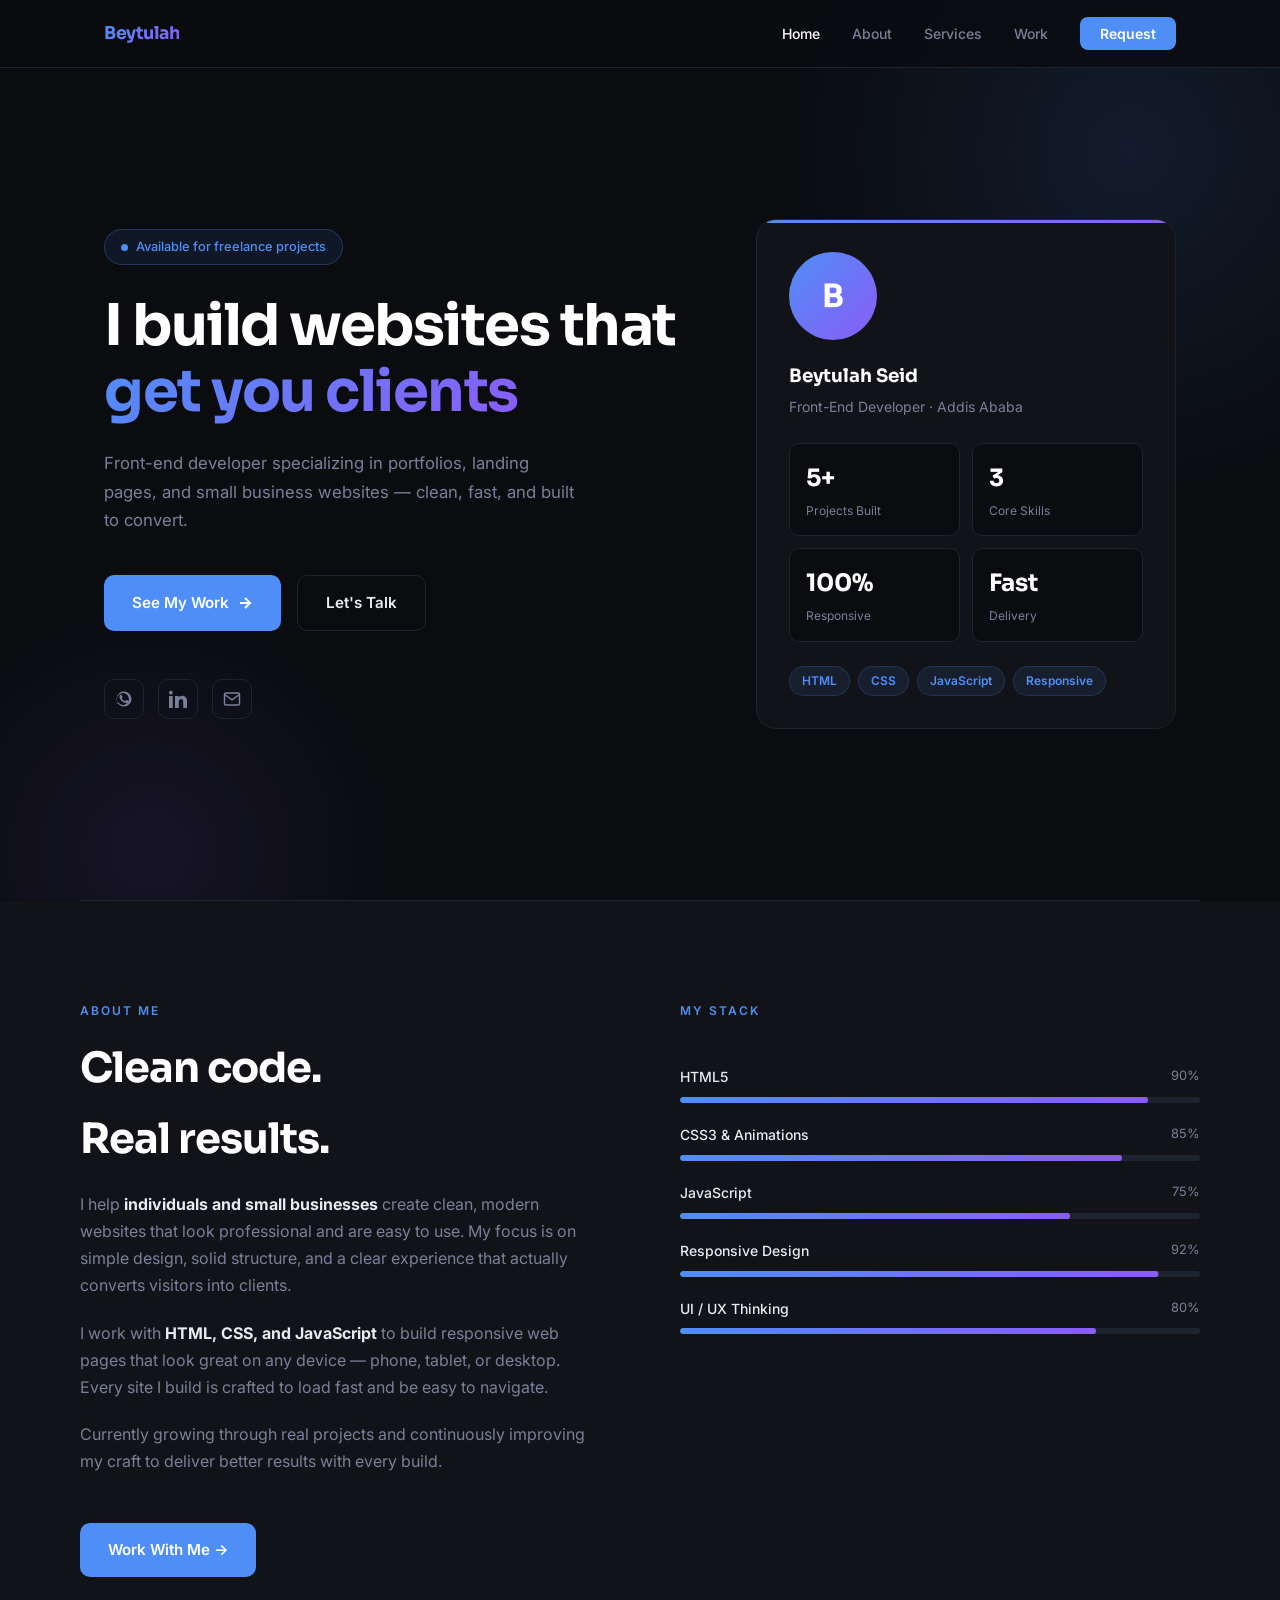
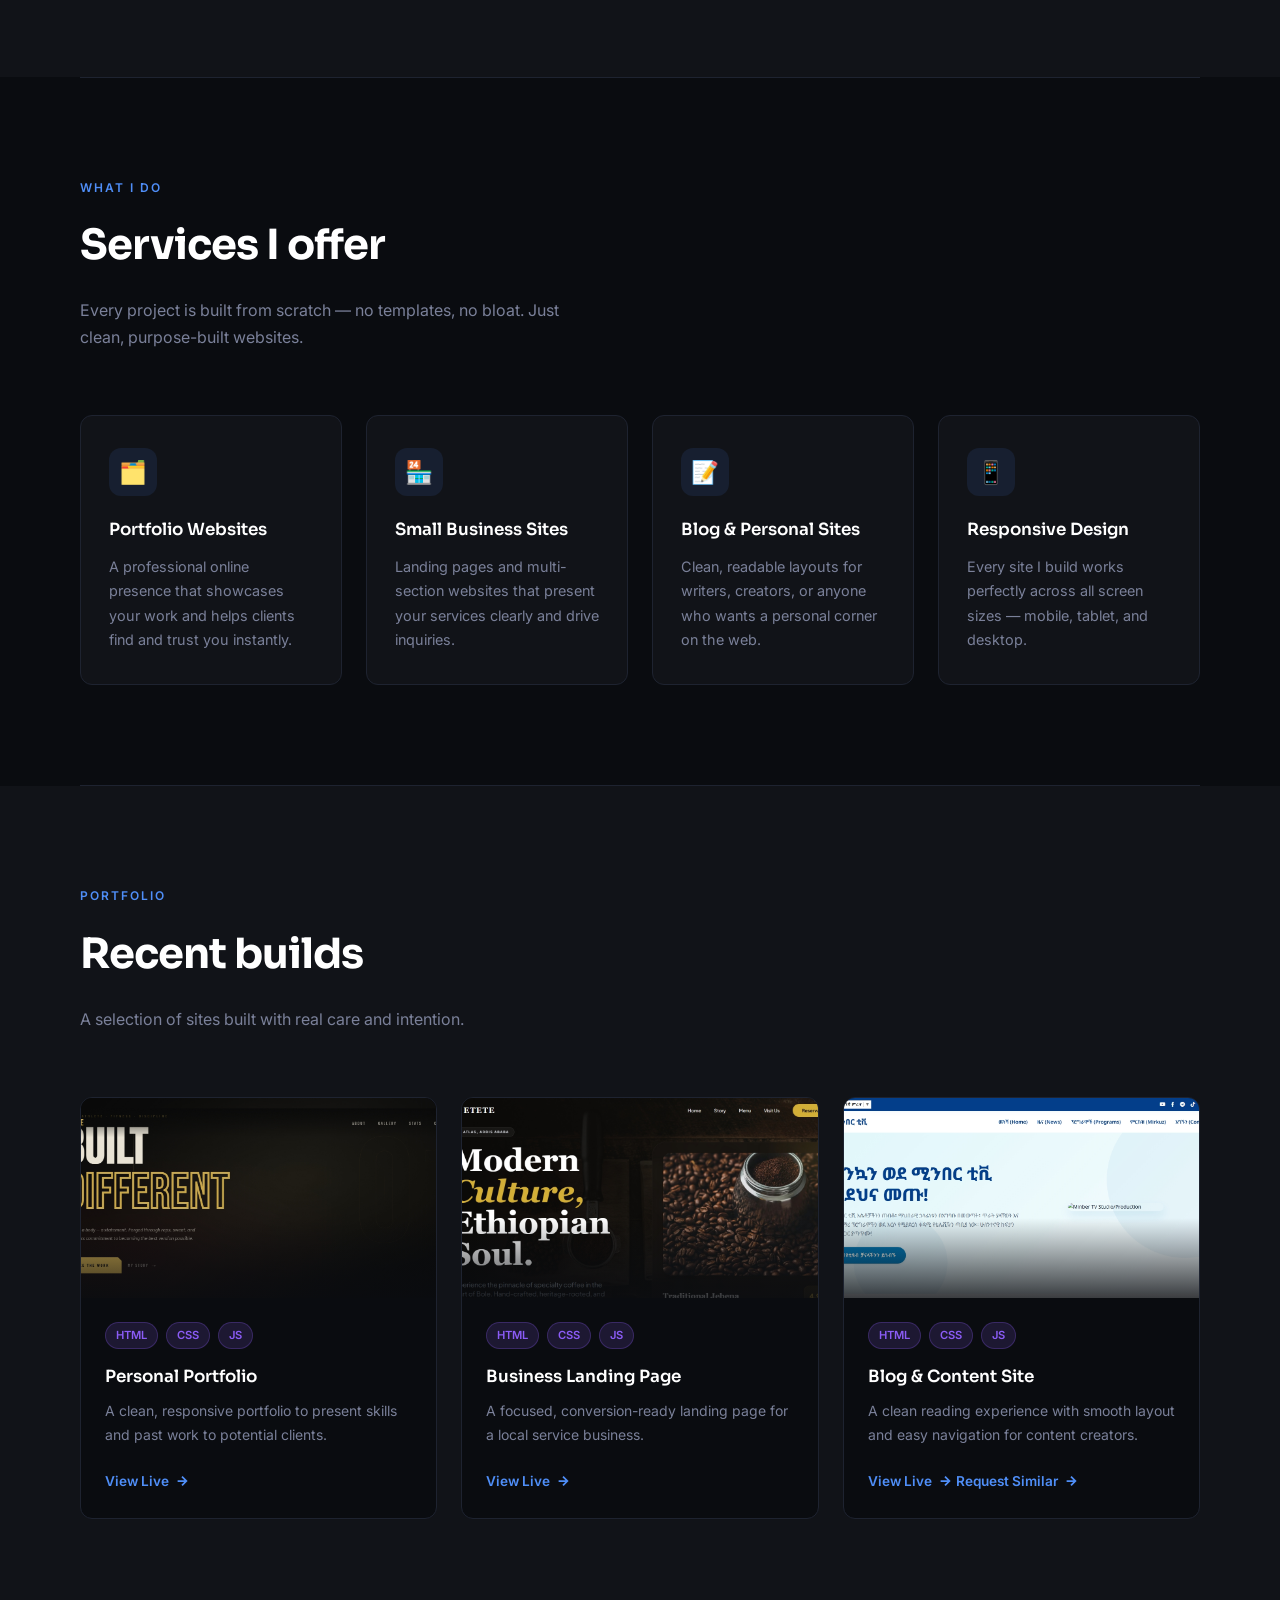
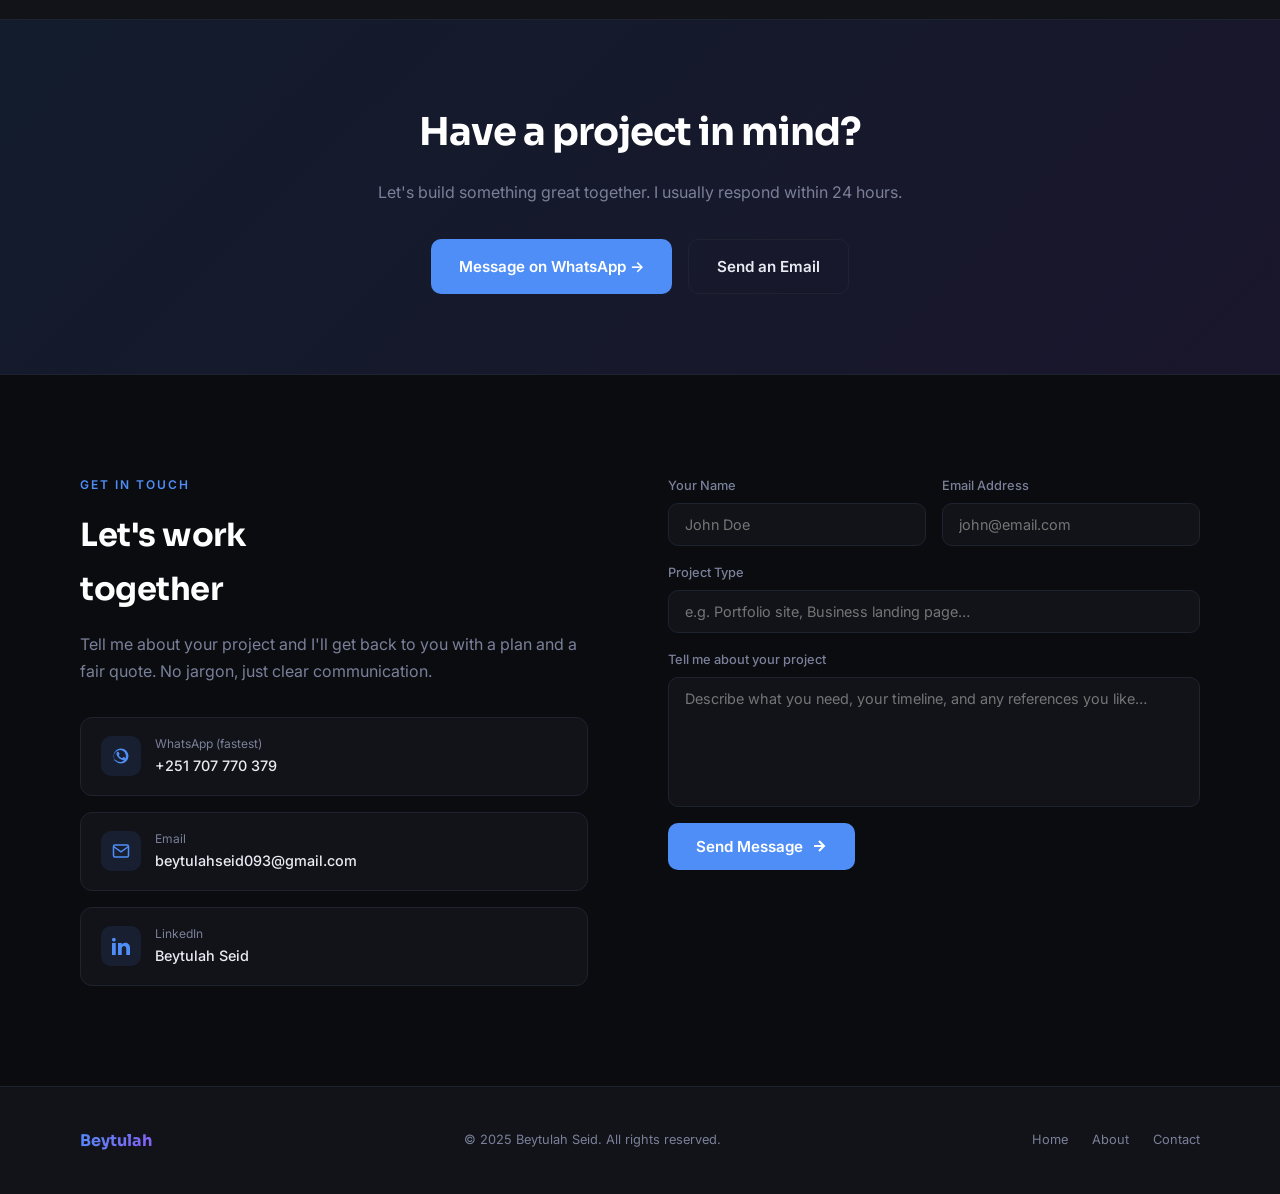
<file: index.html>
<!DOCTYPE html>
<html lang="en">
<head>
  <meta charset="UTF-8" />
  <meta name="viewport" content="width=device-width, initial-scale=1.0" />
  <title>Beytulah Seid — Front-End Developer</title>
  <link rel="preconnect" href="https://fonts.googleapis.com" />
  <link rel="preconnect" href="https://fonts.gstatic.com" crossorigin />
  <link href="https://fonts.googleapis.com/css2?family=Sora:wght@300;400;600;700&family=Inter:wght@300;400;500&display=swap" rel="stylesheet" />
  <link rel="stylesheet" href="css/styles.css" />
  <style>
    .proj-thumb img {
       width: 100%;
       height: 100%;
       object-fit: cover;
    }
  </style>
</head>
<body>

<!-- NAV -->
<nav>
  <div class="nav-inner">
    <a href="#home" class="logo">Beytulah</a>
    <ul class="nav-links">
      <li><a href="#home">Home</a></li>
      <li><a href="#about">About</a></li>
      <li><a href="#services">Services</a></li>
      <li><a href="#projects">Work</a></li>
      <li><a href="#contact" class="nav-cta">Request</a></li>
    </ul>
    <button class="burger" id="burger" aria-label="Menu">
      <span></span><span></span><span></span>
    </button>
  </div>
</nav>
<div class="mobile-menu" id="mobileMenu">
  <a href="#home" onclick="closeMobile()">Home</a>
  <a href="#about" onclick="closeMobile()">About</a>
  <a href="#services" onclick="closeMobile()">Services</a>
  <a href="#projects" onclick="closeMobile()">Work</a>
  <a href="#contact" onclick="closeMobile()">Request</a>
</div>

<!-- HERO -->
<section id="home" class="hero">
  <div class="hero-glow"></div>
  <div class="hero-glow2"></div>
  <div class="hero-inner">
    <div class="hero-content reveal">
      <div class="hero-tag">Available for freelance projects</div>
      <h1>I build websites that<br/><span>get you clients</span></h1>
      <p class="hero-sub">Front-end developer specializing in portfolios, landing pages, and small business websites — clean, fast, and built to convert.</p>
      <div class="hero-actions">
        <a href="#projects" class="btn-primary">
          See My Work
          <svg viewBox="0 0 16 16" fill="none" stroke="currentColor" stroke-width="2" width="16" height="16"><path d="M3 8h10M8 3l5 5-5 5"/></svg>
        </a>
        <a href="#contact" class="btn-secondary">Let's Talk</a>
      </div>
      <div class="hero-socials">
        <!-- WhatsApp -->
        <a href="https://wa.me/251707770379" class="social-link" target="_blank" rel="noopener" aria-label="WhatsApp">
          <svg viewBox="0 0 24 24" fill="currentColor"><path d="M17.472 14.382c-.297-.149-1.758-.867-2.03-.967-.273-.099-.471-.148-.67.15-.197.297-.767.966-.94 1.164-.173.199-.347.223-.644.075-.297-.15-1.255-.463-2.39-1.475-.883-.788-1.48-1.761-1.653-2.059-.173-.297-.018-.458.13-.606.134-.133.298-.347.446-.52.149-.174.198-.298.298-.497.099-.198.05-.371-.025-.52-.075-.149-.669-1.612-.916-2.207-.242-.579-.487-.5-.669-.51-.173-.008-.371-.01-.57-.01-.198 0-.52.074-.792.372-.272.297-1.04 1.016-1.04 2.479 0 1.462 1.065 2.875 1.213 3.074.149.198 2.096 3.2 5.077 4.487.709.306 1.262.489 1.694.625.712.227 1.36.195 1.871.118.571-.085 1.758-.719 2.006-1.413.248-.694.248-1.289.173-1.413-.074-.124-.272-.198-.57-.347z"/><path d="M12 2a10 10 0 1 0 0 20A10 10 0 0 0 12 2zm.003 18.007A7.998 7.998 0 0 1 4.93 16.93L2 18l1.08-2.932a8 8 0 1 1 8.923 4.94z"/></svg>
        </a>
        <!-- LinkedIn -->
        <a href="https://www.linkedin.com/in/beytulah-seid-97ba6b400" class="social-link" target="_blank" rel="noopener" aria-label="LinkedIn">
          <svg viewBox="0 0 24 24" fill="currentColor"><path d="M4.98 3.5C4.98 4.88 3.87 6 2.5 6S.02 4.88.02 3.5C.02 2.11 1.13 1 2.5 1s2.48 1.11 2.48 2.5zM5 8H0v16h5V8zm7.98 0H8.02v16h4.96v-8.4c0-4.67 6.02-5.05 6.02 0V24H24V14.38C24 5.87 14.1 6.19 13 10.56L12.98 8z"/></svg>
        </a>
        <!-- Email -->
        <a href="mailto:beytulahseid093@gmail.com" class="social-link" aria-label="Email">
          <svg viewBox="0 0 24 24" fill="none" stroke="currentColor" stroke-width="2"><path d="M4 4h16c1.1 0 2 .9 2 2v12c0 1.1-.9 2-2 2H4c-1.1 0-2-.9-2-2V6c0-1.1.9-2 2-2z"/><polyline points="22,6 12,13 2,6"/></svg>
        </a>
      </div>
    </div>

    <!-- CARD -->
    <div class="hero-card reveal" style="transition-delay:0.18s">
      <div class="avatar-wrap">B</div>
      <h3>Beytulah Seid</h3>
      <p>Front-End Developer · Addis Ababa</p>
      <div class="stat-grid">
        <div class="stat-box">
          <div class="stat-num">5+</div>
          <div class="stat-label">Projects Built</div>
        </div>
        <div class="stat-box">
          <div class="stat-num">3</div>
          <div class="stat-label">Core Skills</div>
        </div>
        <div class="stat-box">
          <div class="stat-num">100%</div>
          <div class="stat-label">Responsive</div>
        </div>
        <div class="stat-box">
          <div class="stat-num">Fast</div>
          <div class="stat-label">Delivery</div>
        </div>
      </div>
      <div class="skill-pills">
        <span class="pill">HTML</span>
        <span class="pill">CSS</span>
        <span class="pill">JavaScript</span>
        <span class="pill">Responsive</span>
      </div>
    </div>
  </div>
</section>

<div class="divider"></div>

<!-- ABOUT -->
<section id="about">
  <div class="container">
    <div class="about-grid">
      <div class="about-text reveal">
        <div class="section-label">About Me</div>
        <h2 class="section-title">Clean code.<br/>Real results.</h2>
        <p>I help <strong>individuals and small businesses</strong> create clean, modern websites that look professional and are easy to use. My focus is on simple design, solid structure, and a clear experience that actually converts visitors into clients.</p>
        <p>I work with <strong>HTML, CSS, and JavaScript</strong> to build responsive web pages that look great on any device — phone, tablet, or desktop. Every site I build is crafted to load fast and be easy to navigate.</p>
        <p>Currently growing through real projects and continuously improving my craft to deliver better results with every build.</p>
        <br/>
        <a href="#contact" class="btn-primary" style="width:fit-content">Work With Me →</a>
      </div>
      <div class="skills-list reveal" style="transition-delay:0.15s">
        <div class="section-label" style="margin-bottom:24px">My Stack</div>
        <div class="skill-item">
          <div class="skill-top"><span class="skill-name">HTML5</span><span class="skill-pct">90%</span></div>
          <div class="skill-bar"><div class="skill-fill" data-pct="0.90"></div></div>
        </div>
        <div class="skill-item">
          <div class="skill-top"><span class="skill-name">CSS3 & Animations</span><span class="skill-pct">85%</span></div>
          <div class="skill-bar"><div class="skill-fill" data-pct="0.85"></div></div>
        </div>
        <div class="skill-item">
          <div class="skill-top"><span class="skill-name">JavaScript</span><span class="skill-pct">75%</span></div>
          <div class="skill-bar"><div class="skill-fill" data-pct="0.75"></div></div>
        </div>
        <div class="skill-item">
          <div class="skill-top"><span class="skill-name">Responsive Design</span><span class="skill-pct">92%</span></div>
          <div class="skill-bar"><div class="skill-fill" data-pct="0.92"></div></div>
        </div>
        <div class="skill-item">
          <div class="skill-top"><span class="skill-name">UI / UX Thinking</span><span class="skill-pct">80%</span></div>
          <div class="skill-bar"><div class="skill-fill" data-pct="0.80"></div></div>
        </div>
      </div>
    </div>
  </div>
</section>

<div class="divider"></div>

<!-- SERVICES -->
<section id="services">
  <div class="container">
    <div class="section-head reveal">
      <div class="section-label">What I Do</div>
      <h2 class="section-title">Services I offer</h2>
      <p class="section-sub">Every project is built from scratch — no templates, no bloat. Just clean, purpose-built websites.</p>
    </div>
    <div class="services-grid">
      <div class="service-card reveal">
        <div class="service-icon">🗂️</div>
        <h3>Portfolio Websites</h3>
        <p>A professional online presence that showcases your work and helps clients find and trust you instantly.</p>
      </div>
      <div class="service-card reveal" style="transition-delay:0.1s">
        <div class="service-icon">🏪</div>
        <h3>Small Business Sites</h3>
        <p>Landing pages and multi-section websites that present your services clearly and drive inquiries.</p>
      </div>
      <div class="service-card reveal" style="transition-delay:0.2s">
        <div class="service-icon">📝</div>
        <h3>Blog & Personal Sites</h3>
        <p>Clean, readable layouts for writers, creators, or anyone who wants a personal corner on the web.</p>
      </div>
      <div class="service-card reveal" style="transition-delay:0.3s">
        <div class="service-icon">📱</div>
        <h3>Responsive Design</h3>
        <p>Every site I build works perfectly across all screen sizes — mobile, tablet, and desktop.</p>
      </div>
    </div>
  </div>
</section>

<div class="divider"></div>

<!-- PROJECTS -->
<section id="projects">
  <div class="container">
    <div class="section-head reveal">
      <div class="section-label">Portfolio</div>
      <h2 class="section-title">Recent builds</h2>
      <p class="section-sub">A selection of sites built with real care and intention.</p>
    </div>
    <div class="projects-grid">
      <div class="proj-card reveal">
        <div class="proj-thumb" style="background:linear-gradient(135deg,#1a1f2e,#0f1520);">
          <img src="image/gym.jpeg" alt="Project thumbnail" />
        </div>
        <div class="proj-body">
          <div class="proj-tags"><span class="proj-tag">HTML</span><span class="proj-tag">CSS</span><span class="proj-tag">JS</span></div>
          <h3>Personal Portfolio</h3>
          <p>A clean, responsive portfolio to present skills and past work to potential clients.</p>
          <a href="gym.html" target="_blank" class="proj-link">
            View Live
            <svg viewBox="0 0 16 16" fill="none" stroke="currentColor" stroke-width="2"><path d="M3 8h10M8 3l5 5-5 5"/></svg>
          </a>
        </div>
      </div>
      <div class="proj-card reveal" style="transition-delay:0.1s">
        <div class="proj-thumb" style="background:linear-gradient(135deg,#161b2a,#0d1220);">
          <img src="image/coffee.jpeg" alt="Project thumbnail" />
        </div>
        <div class="proj-body">
          <div class="proj-tags"><span class="proj-tag">HTML</span><span class="proj-tag">CSS</span><span class="proj-tag">JS</span></div>
          <h3>Business Landing Page</h3>
          <p>A focused, conversion-ready landing page for a local service business.</p>
          <a href="Coffeecafe.html" class="proj-link">
            View Live
            <svg viewBox="0 0 16 16" fill="none" stroke="currentColor" stroke-width="2"><path d="M3 8h10M8 3l5 5-5 5"/></svg>
          </a>
        </div>
      </div>
      <div class="proj-card reveal" style="transition-delay:0.2s">
        <div class="proj-thumb" style="background:linear-gradient(135deg,#140d25,#0a0c10);">
          <img src="image/minber.jpeg" alt="Project thumbnail" />
        </div>
        <div class="proj-body">
          <div class="proj-tags"><span class="proj-tag">HTML</span><span class="proj-tag">CSS</span><span class="proj-tag">JS</span></div>
          <h3>Blog & Content Site</h3>
          <p>A clean reading experience with smooth layout and easy navigation for content creators.</p>
          <a href="minbertv.html" class="proj-link">
            View Live
            <svg viewBox="0 0 16 16" fill="none" stroke="currentColor" stroke-width="2"><path d="M3 8h10M8 3l5 5-5 5"/></svg>
          </a>
          <a href="#contact" class="proj-link">
            Request Similar
            <svg viewBox="0 0 16 16" fill="none" stroke="currentColor" stroke-width="2"><path d="M3 8h10M8 3l5 5-5 5"/></svg>
          </a>
        </div>
      </div>
    </div>
  </div>
</section>

<!-- CTA BAND -->
<div class="cta-band">
  <div class="container reveal" style="text-align:center">
    <h2>Have a project in mind?</h2>
    <p>Let's build something great together. I usually respond within 24 hours.</p>
    <div class="cta-actions">
      <a href="https://wa.me/251707770379" target="_blank" class="btn-primary">Message on WhatsApp →</a>
      <a href="mailto:beytulahseid093@gmail.com" class="btn-secondary">Send an Email</a>
    </div>
  </div>
</div>

<!-- CONTACT -->
<section id="contact">
  <div class="container">
    <div class="contact-grid">
      <div class="contact-info reveal">
        <div class="section-label">Get In Touch</div>
        <h2>Let's work<br/>together</h2>
        <p>Tell me about your project and I'll get back to you with a plan and a fair quote. No jargon, just clear communication.</p>
        <div class="contact-methods">
          <a href="https://wa.me/251707770379" target="_blank" class="contact-method">
            <div class="method-icon">
              <svg viewBox="0 0 24 24" fill="currentColor" width="18" height="18"><path d="M17.472 14.382c-.297-.149-1.758-.867-2.03-.967-.273-.099-.471-.148-.67.15-.197.297-.767.966-.94 1.164-.173.199-.347.223-.644.075-.297-.15-1.255-.463-2.39-1.475-.883-.788-1.48-1.761-1.653-2.059-.173-.297-.018-.458.13-.606.134-.133.298-.347.446-.52.149-.174.198-.298.298-.497.099-.198.05-.371-.025-.52-.075-.149-.669-1.612-.916-2.207-.242-.579-.487-.5-.669-.51-.173-.008-.371-.01-.57-.01-.198 0-.52.074-.792.372-.272.297-1.04 1.016-1.04 2.479 0 1.462 1.065 2.875 1.213 3.074.149.198 2.096 3.2 5.077 4.487.709.306 1.262.489 1.694.625.712.227 1.36.195 1.871.118.571-.085 1.758-.719 2.006-1.413.248-.694.248-1.289.173-1.413-.074-.124-.272-.198-.57-.347z"/><path d="M12 2a10 10 0 1 0 0 20A10 10 0 0 0 12 2zm.003 18.007A7.998 7.998 0 0 1 4.93 16.93L2 18l1.08-2.932a8 8 0 1 1 8.923 4.94z"/></svg>
            </div>
            <div>
              <div class="method-label">WhatsApp (fastest)</div>
              <div class="method-val">+251 707 770 379</div>
            </div>
          </a>
          <a href="mailto:beytulahseid093@gmail.com" class="contact-method">
            <div class="method-icon">
              <svg viewBox="0 0 24 24" fill="none" stroke="currentColor" stroke-width="2" width="18" height="18"><path d="M4 4h16c1.1 0 2 .9 2 2v12c0 1.1-.9 2-2 2H4c-1.1 0-2-.9-2-2V6c0-1.1.9-2 2-2z"/><polyline points="22,6 12,13 2,6"/></svg>
            </div>
            <div>
              <div class="method-label">Email</div>
              <div class="method-val">beytulahseid093@gmail.com</div>
            </div>
          </a>
          <a href="https://www.linkedin.com/in/beytulah-seid-97ba6b400" target="_blank" class="contact-method">
            <div class="method-icon">
              <svg viewBox="0 0 24 24" fill="currentColor" width="18" height="18"><path d="M4.98 3.5C4.98 4.88 3.87 6 2.5 6S.02 4.88.02 3.5C.02 2.11 1.13 1 2.5 1s2.48 1.11 2.48 2.5zM5 8H0v16h5V8zm7.98 0H8.02v16h4.96v-8.4c0-4.67 6.02-5.05 6.02 0V24H24V14.38C24 5.87 14.1 6.19 13 10.56L12.98 8z"/></svg>
            </div>
            <div>
              <div class="method-label">LinkedIn</div>
              <div class="method-val">Beytulah Seid</div>
            </div>
          </a>
        </div>
      </div>

      <div class="reveal" style="transition-delay:0.15s">
        <div class="contact-form" id="contactForm">
          <div class="form-row">
            <div class="field" action="https://formspree.io/f/xwvjzwaq" method="POST" />
              <label for="fname">Your Name</label>
              <input type="text" id="fname" placeholder="John Doe" />
            </div>
            <div class="field">
              <label for="femail">Email Address</label>
              <input type="email" id="femail" placeholder="john@email.com" />
            </div>
          </div>
          <div class="field">
            <label for="fsubject">Project Type</label>
            <input type="text" id="fsubject" placeholder="e.g. Portfolio site, Business landing page…" />
          </div>
          <div class="field">
            <label for="fmsg">Tell me about your project</label>
            <textarea id="fmsg" placeholder="Describe what you need, your timeline, and any references you like…"></textarea>
          </div>
          <div class="form-success" id="formSuccess">✓ Message sent! I'll get back to you within 24 hours.</div>
          <button class="form-submit" onclick="handleSubmit()">
            Send Message
            <svg viewBox="0 0 16 16" fill="none" stroke="currentColor" stroke-width="2" width="16" height="16"><path d="M3 8h10M8 3l5 5-5 5"/></svg>
          </button>
        </div>
      </div>
    </div>
  </div>
</section>

<!-- FOOTER -->
<footer>
  <div class="footer-inner">
    <span class="footer-logo">Beytulah</span>
    <span class="footer-copy">© 2025 Beytulah Seid. All rights reserved.</span>
    <div class="footer-links">
      <a href="#home">Home</a>
      <a href="#about">About</a>
      <a href="#contact">Contact</a>
    </div>
  </div>
</footer>
<script src="script/index.js"></script>
</body>
</html>
</file>
<file: css/styles.css>
/* ── TOKENS ──────────────────────────────────────────── */
    :root {
      --bg:        #0A0C10;
      --surface:   #111318;
      --border:    #1E2330;
      --accent:    #4F8EF7;
      --accent2:   #8B5CF6;
      --text:      #E8EBF2;
      --muted:     #7A8099;
      --white:     #FFFFFF;
      --radius:    12px;
      --max:       1120px;
      --nav-h:     68px;
      --glow: 0 0 40px rgba(79,142,247,0.18);
    }

    /* ── RESET ───────────────────────────────────────────── */
    *, *::before, *::after { box-sizing: border-box; margin: 0; padding: 0; }
    html { scroll-behavior: smooth; }
    body {
      background: var(--bg);
      color: var(--text);
      font-family: 'Inter', sans-serif;
      font-size: 16px;
      line-height: 1.7;
      -webkit-font-smoothing: antialiased;
    }
    img { display: block; max-width: 100%; }
    a { color: inherit; text-decoration: none; }
    ul { list-style: none; }

    /* ── NAV ─────────────────────────────────────────────── */
    nav {
      position: fixed; top: 0; left: 0; right: 0; z-index: 100;
      height: var(--nav-h);
      background: rgba(10,12,16,0.82);
      backdrop-filter: blur(16px);
      border-bottom: 1px solid var(--border);
      display: flex; align-items: center;
    }
    .nav-inner {
      width: 100%; max-width: var(--max);
      margin: 0 auto; padding: 0 24px;
      display: flex; align-items: center; justify-content: space-between;
    }
    .logo {
      font-family: 'Sora', sans-serif;
      font-weight: 700; font-size: 1.1rem; letter-spacing: -0.5px;
      background: linear-gradient(135deg, var(--accent), var(--accent2));
      -webkit-background-clip: text; -webkit-text-fill-color: transparent;
    }
    .nav-links { display: flex; gap: 32px; align-items: center; }
    .nav-links a {
      font-size: 0.875rem; font-weight: 500; color: var(--muted);
      transition: color 0.2s;
    }
    .nav-links a:hover { color: var(--white); }
    .nav-cta {
      background: var(--accent);
      color: var(--white) !important;
      padding: 8px 20px;
      border-radius: 8px;
      font-weight: 600 !important;
      transition: opacity 0.2s !important;
    }
    .nav-cta:hover { opacity: 0.88; }
    .burger {
      display: none; flex-direction: column; gap: 5px; cursor: pointer;
      background: none; border: none; padding: 4px;
    }
    .burger span {
      width: 24px; height: 2px; background: var(--text);
      border-radius: 2px; transition: 0.3s;
    }

    /* ── HERO ────────────────────────────────────────────── */
    .hero {
      min-height: 100vh;
      display: flex; align-items: center;
      padding: calc(var(--nav-h) + 60px) 24px 80px;
      position: relative; overflow: hidden;
    }
    .hero-glow {
      position: absolute; top: -200px; right: -200px;
      width: 700px; height: 700px; border-radius: 50%;
      background: radial-gradient(circle, rgba(79,142,247,0.12) 0%, transparent 70%);
      pointer-events: none;
    }
    .hero-glow2 {
      position: absolute; bottom: -200px; left: -100px;
      width: 500px; height: 500px; border-radius: 50%;
      background: radial-gradient(circle, rgba(139,92,246,0.10) 0%, transparent 70%);
      pointer-events: none;
    }
    .hero-inner {
      max-width: var(--max); margin: 0 auto;
      display: grid; grid-template-columns: 1fr 420px; gap: 80px; align-items: center;
      position: relative; z-index: 1;
    }
    .hero-tag {
      display: inline-flex; align-items: center; gap: 8px;
      background: rgba(79,142,247,0.1);
      border: 1px solid rgba(79,142,247,0.25);
      border-radius: 100px;
      padding: 6px 16px;
      font-size: 0.8rem; font-weight: 500; color: var(--accent);
      margin-bottom: 28px;
    }
    .hero-tag::before {
      content: ''; width: 7px; height: 7px; border-radius: 50%;
      background: var(--accent); animation: pulse 2s infinite;
    }
    @keyframes pulse {
      0%, 100% { opacity: 1; transform: scale(1); }
      50%       { opacity: 0.5; transform: scale(1.4); }
    }
    .hero h1 {
      font-family: 'Sora', sans-serif;
      font-size: clamp(2.2rem, 5vw, 3.6rem);
      font-weight: 700; line-height: 1.15; letter-spacing: -1.5px;
      color: var(--white); margin-bottom: 24px;
    }
    .hero h1 span {
      background: linear-gradient(135deg, var(--accent) 0%, var(--accent2) 100%);
      -webkit-background-clip: text; -webkit-text-fill-color: transparent;
    }
    .hero-sub {
      font-size: 1.05rem; color: var(--muted); max-width: 480px; margin-bottom: 40px;
    }
    .hero-actions { display: flex; gap: 16px; flex-wrap: wrap; margin-bottom: 48px; }
    .btn-primary {
      background: var(--accent);
      color: var(--white);
      padding: 14px 28px; border-radius: 10px;
      font-weight: 600; font-size: 0.95rem;
      transition: transform 0.18s, box-shadow 0.18s;
      display: inline-flex; align-items: center; gap: 8px;
    }
    .btn-primary:hover { transform: translateY(-2px); box-shadow: 0 8px 24px rgba(79,142,247,0.35); }
    .btn-secondary {
      background: transparent;
      color: var(--text);
      padding: 14px 28px; border-radius: 10px;
      font-weight: 600; font-size: 0.95rem;
      border: 1px solid var(--border);
      transition: border-color 0.2s, color 0.2s;
      display: inline-flex; align-items: center; gap: 8px;
    }
    .btn-secondary:hover { border-color: var(--accent); color: var(--accent); }
    .hero-socials { display: flex; gap: 14px; }
    .social-link {
      width: 40px; height: 40px; border-radius: 10px;
      border: 1px solid var(--border);
      display: flex; align-items: center; justify-content: center;
      color: var(--muted); transition: 0.2s;
    }
    .social-link:hover { border-color: var(--accent); color: var(--accent); background: rgba(79,142,247,0.08); }
    .social-link svg { width: 18px; height: 18px; }

    /* hero card */
    .hero-card {
      background: var(--surface);
      border: 1px solid var(--border);
      border-radius: 20px;
      padding: 32px;
      position: relative; overflow: hidden;
    }
    .hero-card::before {
      content: '';
      position: absolute; top: 0; left: 0; right: 0; height: 3px;
      background: linear-gradient(90deg, var(--accent), var(--accent2));
    }
    .avatar-wrap {
      width: 88px; height: 88px; border-radius: 50%;
      background: linear-gradient(135deg, var(--accent), var(--accent2));
      display: flex; align-items: center; justify-content: center;
      font-family: 'Sora', sans-serif; font-size: 2rem; font-weight: 700; color: #fff;
      margin-bottom: 20px;
    }
    .hero-card h3 {
      font-family: 'Sora', sans-serif; font-weight: 700;
      font-size: 1.15rem; margin-bottom: 4px; color: var(--white);
    }
    .hero-card p { font-size: 0.875rem; color: var(--muted); margin-bottom: 24px; }
    .stat-grid { display: grid; grid-template-columns: 1fr 1fr; gap: 12px; margin-bottom: 24px; }
    .stat-box {
      background: var(--bg);
      border: 1px solid var(--border);
      border-radius: 10px; padding: 14px 16px;
    }
    .stat-num {
      font-family: 'Sora', sans-serif; font-size: 1.5rem; font-weight: 700;
      color: var(--white); margin-bottom: 2px;
    }
    .stat-label { font-size: 0.75rem; color: var(--muted); }
    .skill-pills { display: flex; flex-wrap: wrap; gap: 8px; }
    .pill {
      background: rgba(79,142,247,0.1);
      border: 1px solid rgba(79,142,247,0.2);
      color: var(--accent); font-size: 0.75rem; font-weight: 600;
      padding: 4px 12px; border-radius: 100px;
    }

    /* ── SECTION SHARED ──────────────────────────────────── */
    section { padding: 100px 24px; }
    .container { max-width: var(--max); margin: 0 auto; }
    .section-label {
      font-size: 0.75rem; font-weight: 600; letter-spacing: 2px;
      text-transform: uppercase; color: var(--accent); margin-bottom: 12px;
    }
    .section-title {
      font-family: 'Sora', sans-serif; font-size: clamp(1.8rem, 4vw, 2.6rem);
      font-weight: 700; color: var(--white); letter-spacing: -1px;
      margin-bottom: 16px;
    }
    .section-sub { color: var(--muted); max-width: 520px; }
    .section-head { margin-bottom: 64px; }
    .divider {
      height: 1px; background: var(--border);
      max-width: var(--max); margin: 0 auto;
    }

    /* ── ABOUT ───────────────────────────────────────────── */
    #about { background: var(--surface); }
    .about-grid {
      display: grid; grid-template-columns: 1fr 1fr; gap: 80px; align-items: start;
    }
    .about-text p { color: var(--muted); margin-bottom: 20px; }
    .about-text p:last-child { margin-bottom: 0; }
    .about-text strong { color: var(--text); }
    .skills-list { display: flex; flex-direction: column; gap: 20px; }
    .skill-item { display: flex; flex-direction: column; gap: 8px; }
    .skill-top { display: flex; justify-content: space-between; }
    .skill-name { font-size: 0.875rem; font-weight: 500; color: var(--text); }
    .skill-pct { font-size: 0.8rem; color: var(--muted); }
    .skill-bar {
      height: 6px; background: var(--border); border-radius: 3px; overflow: hidden;
    }
    .skill-fill {
      height: 100%; border-radius: 3px;
      background: linear-gradient(90deg, var(--accent), var(--accent2));
      transform: scaleX(0); transform-origin: left;
      transition: transform 0.9s cubic-bezier(0.16,1,0.3,1);
    }
    .skill-fill.animated { transform: scaleX(1); }

    /* ── SERVICES ────────────────────────────────────────── */
    .services-grid {
      display: grid; grid-template-columns: repeat(auto-fit, minmax(260px, 1fr)); gap: 24px;
    }
    .service-card {
      background: var(--surface);
      border: 1px solid var(--border);
      border-radius: var(--radius);
      padding: 32px 28px;
      transition: border-color 0.25s, transform 0.25s;
    }
    .service-card:hover { border-color: var(--accent); transform: translateY(-4px); }
    .service-icon {
      width: 48px; height: 48px; border-radius: 12px;
      background: rgba(79,142,247,0.1);
      display: flex; align-items: center; justify-content: center;
      font-size: 1.4rem; margin-bottom: 20px;
    }
    .service-card h3 {
      font-family: 'Sora', sans-serif; font-weight: 600;
      font-size: 1.05rem; color: var(--white); margin-bottom: 10px;
    }
    .service-card p { font-size: 0.9rem; color: var(--muted); }

    /* ── PROJECTS ────────────────────────────────────────── */
    #projects { background: var(--surface); }
    .projects-grid { display: grid; grid-template-columns: repeat(auto-fit, minmax(320px, 1fr)); gap: 24px; }
    .proj-card {
      background: var(--bg);
      border: 1px solid var(--border);
      border-radius: var(--radius);
      overflow: hidden;
      transition: border-color 0.25s, transform 0.25s;
    }
    .proj-card:hover { border-color: var(--accent); transform: translateY(-4px); }
    .proj-thumb {
      height: 200px;
      background: linear-gradient(135deg, #1a1f2e, #111318);
      display: flex; align-items: center; justify-content: center;
      font-size: 3rem; position: relative; overflow: hidden;
    }
    .proj-thumb::after {
      content: '';
      position: absolute; inset: 0;
      background: linear-gradient(to bottom, transparent 60%, rgba(10,12,16,0.8));
    }
    .proj-body { padding: 24px; }
    .proj-tags { display: flex; gap: 8px; flex-wrap: wrap; margin-bottom: 14px; }
    .proj-tag {
      font-size: 0.7rem; font-weight: 600; padding: 3px 10px;
      border-radius: 100px; background: rgba(139,92,246,0.15);
      border: 1px solid rgba(139,92,246,0.25); color: var(--accent2);
    }
    .proj-card h3 {
      font-family: 'Sora', sans-serif; font-weight: 600; font-size: 1.05rem;
      color: var(--white); margin-bottom: 8px;
    }
    .proj-card p { font-size: 0.875rem; color: var(--muted); margin-bottom: 20px; }
    .proj-link {
      display: inline-flex; align-items: center; gap: 6px;
      font-size: 0.85rem; font-weight: 600; color: var(--accent);
      transition: gap 0.2s;
    }
    .proj-link:hover { gap: 10px; }
    .proj-link svg { width: 14px; height: 14px; }

    /* ── CTA BAND ────────────────────────────────────────── */
    .cta-band {
      background: linear-gradient(135deg, rgba(79,142,247,0.12), rgba(139,92,246,0.12));
      border-top: 1px solid var(--border); border-bottom: 1px solid var(--border);
      padding: 80px 24px;
      text-align: center;
    }
    .cta-band h2 {
      font-family: 'Sora', sans-serif; font-size: clamp(1.6rem, 4vw, 2.4rem);
      font-weight: 700; color: var(--white); margin-bottom: 14px; letter-spacing: -1px;
    }
    .cta-band p { color: var(--muted); margin-bottom: 32px; }
    .cta-actions { display: flex; gap: 16px; justify-content: center; flex-wrap: wrap; }

    /* ── CONTACT ─────────────────────────────────────────── */
    #contact { padding: 100px 24px; }
    .contact-grid { display: grid; grid-template-columns: 1fr 1fr; gap: 80px; align-items: start; }
    .contact-info h2 {
      font-family: 'Sora', sans-serif; font-size: 2rem; font-weight: 700;
      color: var(--white); margin-bottom: 14px; letter-spacing: -0.5px;
    }
    .contact-info p { color: var(--muted); margin-bottom: 32px; }
    .contact-methods { display: flex; flex-direction: column; gap: 16px; }
    .contact-method {
      display: flex; align-items: center; gap: 14px;
      padding: 16px 20px;
      background: var(--surface);
      border: 1px solid var(--border); border-radius: var(--radius);
      transition: border-color 0.2s;
    }
    .contact-method:hover { border-color: var(--accent); }
    .method-icon {
      width: 40px; height: 40px; border-radius: 10px;
      background: rgba(79,142,247,0.1);
      display: flex; align-items: center; justify-content: center; flex-shrink: 0;
    }
    .method-icon svg { width: 18px; height: 18px; color: var(--accent); }
    .method-label { font-size: 0.75rem; color: var(--muted); }
    .method-val { font-size: 0.9rem; font-weight: 500; color: var(--text); }

    /* form */
    .contact-form { display: flex; flex-direction: column; gap: 16px; }
    .form-row { display: grid; grid-template-columns: 1fr 1fr; gap: 16px; }
    .field { display: flex; flex-direction: column; gap: 6px; }
    .field label { font-size: 0.8rem; font-weight: 500; color: var(--muted); }
    .field input, .field textarea {
      background: var(--surface);
      border: 1px solid var(--border);
      border-radius: 10px;
      padding: 12px 16px;
      color: var(--text); font-family: 'Inter', sans-serif; font-size: 0.9rem;
      transition: border-color 0.2s, box-shadow 0.2s;
      outline: none; resize: none;
    }
    .field input:focus, .field textarea:focus {
      border-color: var(--accent);
      box-shadow: 0 0 0 3px rgba(79,142,247,0.12);
    }
    .field textarea { height: 130px; }
    .form-submit {
      background: var(--accent); color: #fff;
      border: none; cursor: pointer;
      padding: 14px 28px; border-radius: 10px;
      font-weight: 600; font-size: 0.95rem;
      font-family: 'Inter', sans-serif;
      transition: transform 0.18s, box-shadow 0.18s;
      display: flex; align-items: center; gap: 8px; width: fit-content;
    }
    .form-submit:hover { transform: translateY(-2px); box-shadow: 0 8px 24px rgba(79,142,247,0.35); }
    .form-success {
      display: none; padding: 14px 18px;
      background: rgba(79,142,247,0.1); border: 1px solid rgba(79,142,247,0.25);
      border-radius: 10px; font-size: 0.875rem; color: var(--accent);
    }

    /* ── FOOTER ──────────────────────────────────────────── */
    footer {
      background: var(--surface);
      border-top: 1px solid var(--border);
      padding: 40px 24px;
    }
    .footer-inner {
      max-width: var(--max); margin: 0 auto;
      display: flex; align-items: center; justify-content: space-between; flex-wrap: gap;
      gap: 16px;
    }
    .footer-logo {
      font-family: 'Sora', sans-serif; font-weight: 700; font-size: 1rem;
      background: linear-gradient(135deg, var(--accent), var(--accent2));
      -webkit-background-clip: text; -webkit-text-fill-color: transparent;
    }
    .footer-copy { font-size: 0.8rem; color: var(--muted); }
    .footer-links { display: flex; gap: 24px; }
    .footer-links a { font-size: 0.8rem; color: var(--muted); transition: color 0.2s; }
    .footer-links a:hover { color: var(--text); }

    /* ── MOBILE NAV DRAWER ───────────────────────────────── */
    .mobile-menu {
      display: none; position: fixed; top: var(--nav-h); left: 0; right: 0;
      background: var(--surface); border-bottom: 1px solid var(--border);
      padding: 24px; flex-direction: column; gap: 20px; z-index: 99;
    }
    .mobile-menu.open { display: flex; }
    .mobile-menu a { font-size: 1rem; font-weight: 500; color: var(--text); }

    /* ── RESPONSIVE ──────────────────────────────────────── */
    @media (max-width: 900px) {
      .hero-inner { grid-template-columns: 1fr; }
      .hero-card { display: none; }
      .about-grid, .contact-grid { grid-template-columns: 1fr; gap: 48px; }
      .nav-links { display: none; }
      .burger { display: flex; }
      .form-row { grid-template-columns: 1fr; }
    }
    @media (max-width: 600px) {
      section { padding: 72px 20px; }
      .hero { padding: calc(var(--nav-h) + 40px) 20px 60px; }
    }

    /* ── SCROLL REVEAL ───────────────────────────────────── */
    .reveal { opacity: 0; transform: translateY(28px); transition: opacity 0.65s ease, transform 0.65s ease; }
    .reveal.visible { opacity: 1; transform: none; }
</file>
